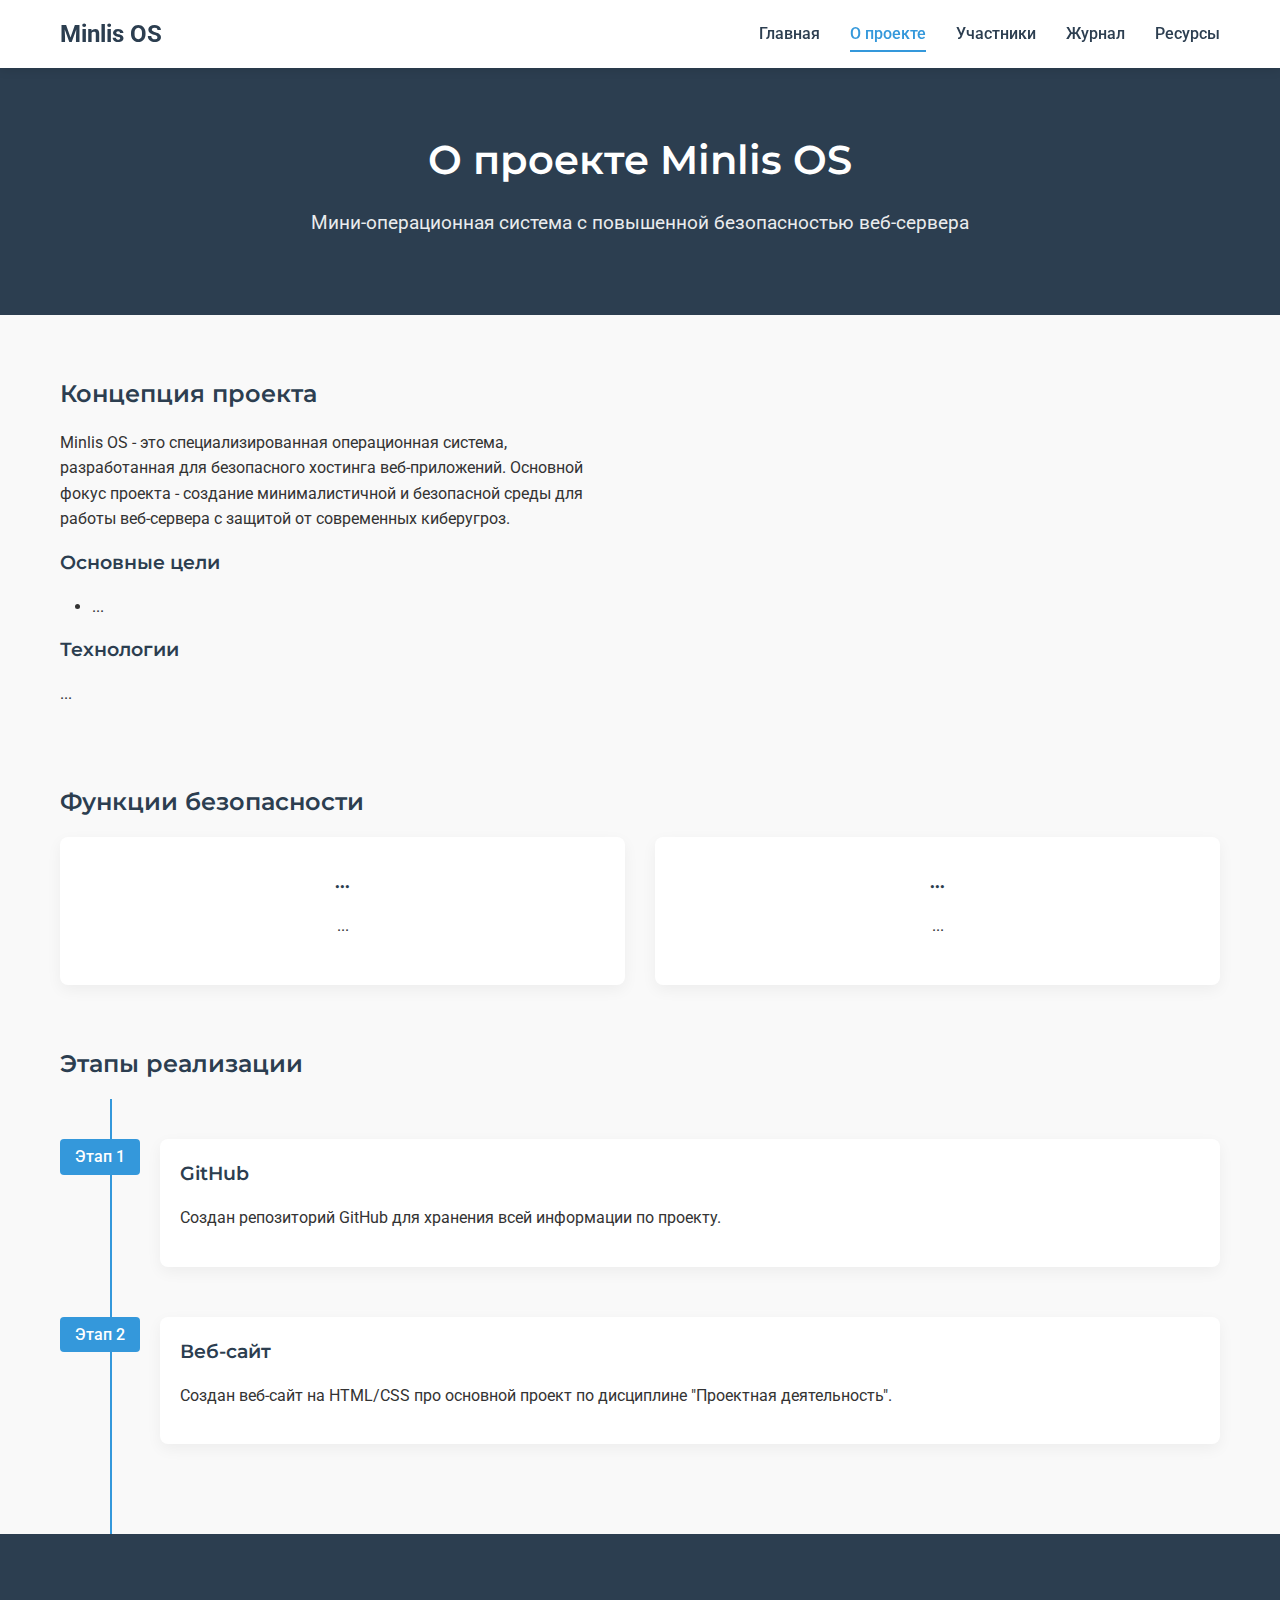
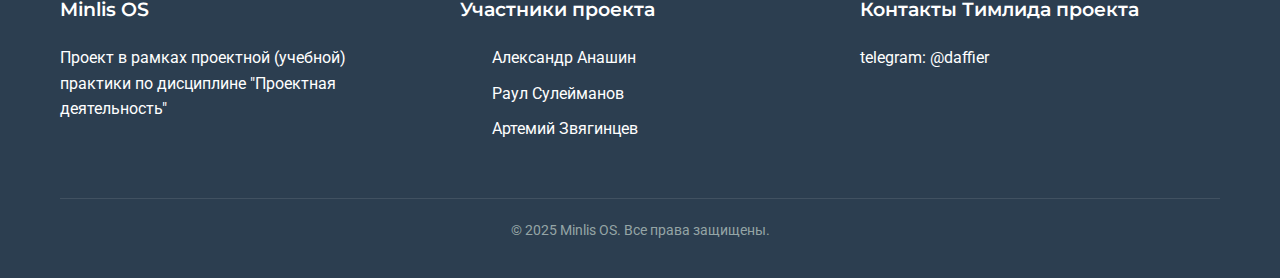
<file: about.html>
<!DOCTYPE html>
<html lang="ru">
<head>
    <meta charset="UTF-8">
    <meta name="viewport" content="width=device-width, initial-scale=1.0">
    <title>Minlis OS - О проекте</title>
    <link rel="stylesheet" href="css/style.css">
    <link href="https://fonts.googleapis.com/css2?family=Montserrat:wght@400;600;700&family=Roboto:wght@300;400;500&display=swap" rel="stylesheet">
</head>
<body>
    <header class="header">
        <div class="container">
            <div class="header-inner">
                <div class="logo">Minlis OS</div>
                <nav class="nav">
                    <a class="nav-link" href="index.html">Главная</a>
                    <a class="nav-link active" href="about.html">О проекте</a>
                    <a class="nav-link" href="team.html">Участники</a>
                    <a class="nav-link" href="journal.html">Журнал</a>
                    <a class="nav-link" href="resources.html">Ресурсы</a>
                </nav>
            </div>
        </div>
    </header>

    <section class="page-header">
        <div class="container">
            <h1>О проекте Minlis OS</h1>
            <p>Мини-операционная система с повышенной безопасностью веб-сервера</p>
        </div>
    </section>

    <section class="about-content">
        <div class="container">
            <div class="about-grid">
                <div class="about-text">
                    <h2>Концепция проекта</h2>
                    <p>Minlis OS - это специализированная операционная система, разработанная для безопасного хостинга веб-приложений. Основной фокус проекта - создание минималистичной и безопасной среды для работы веб-сервера с защитой от современных киберугроз.</p>
                    
                    <h3>Основные цели</h3>
                    <ul>
                        <li>...</li>
                    </ul>
                    
                    <h3>Технологии</h3>
                    <p>...</p>
                </div>
                <!-- <div class="about-image">
                    <img src="images/photo.jpg" alt="Архитектура Minlis OS">
                    <div class="image-caption">Архитектура Minlis OS</div>
                </div> -->
            </div>
            
            <div class="security-features">
                <h2>Функции безопасности</h2>
                <div class="features-grid security">
                    <div class="feature-item">
                        <h3>...</h3>
                        <p>...</p>
                    </div>
                    <div class="feature-item">
                        <h3>...</h3>
                        <p>...</p>
                    </div>
                </div>
            </div>
            
            <div class="project-stages">
                <h2>Этапы реализации</h2>
                <div class="timeline">
                    <div class="timeline-item">
                        <div class="timeline-date">Этап 1</div>
                        <div class="timeline-content">
                            <h3>GitHub</h3>
                            <p>Создан репозиторий GitHub для хранения всей информации по проекту.</p>
                        </div>
                    </div>
                    <div class="timeline-item">
                        <div class="timeline-date">Этап 2</div>
                        <div class="timeline-content">
                            <h3>Веб-сайт</h3>
                            <p>Создан веб-сайт на HTML/CSS про основной проект по дисциплине "Проектная деятельность".</p>
                        </div>
                    </div>
                </div>
            </div>
        </div>
    </section>

    <footer class="footer">
        <div class="container">
            <div class="footer-inner">
                <div class="footer-col">
                    <h4>Minlis OS</h4>
                    <p>Проект в рамках проектной (учебной) практики по дисциплине "Проектная деятельность"</p>
                </div>
                <div class="footer-col">
                    <h4>Участники проекта</h4>
                    <ul>
                        <li>Александр Анашин</li>
                        <li>Раул Сулейманов</li>
                        <li>Артемий Звягинцев</li>
                    </ul>
                </div>
                <div class="footer-col">
                    <h4>Контакты Тимлида проекта</h4>
                    <p>telegram: @daffier</p>
                </div>
            </div>
            <div class="footer-bottom">
                <p>&copy; 2025 Minlis OS. Все права защищены.</p>
            </div>
        </div>
    </footer>
</body>
</html>
</file>
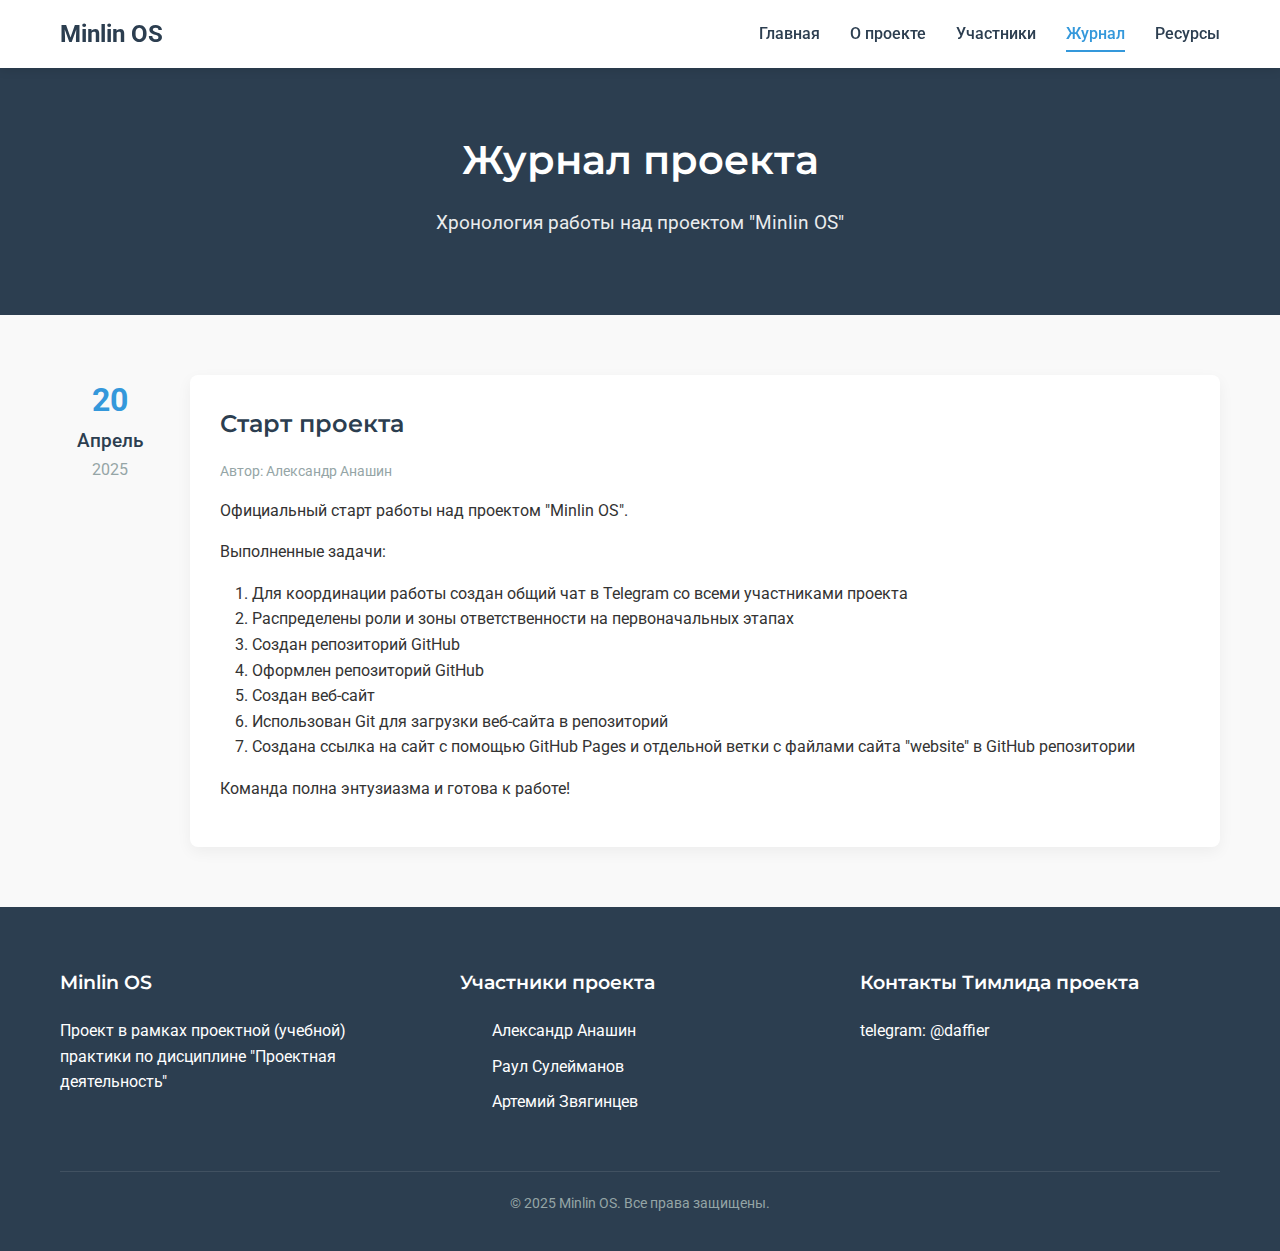
<file: journal.html>
<!DOCTYPE html>
<html lang="ru">
<head>
    <meta charset="UTF-8">
    <meta name="viewport" content="width=device-width, initial-scale=1.0">
    <title>Minlin OS - Журнал</title>
    <link rel="stylesheet" href="css/style.css">
    <link href="https://fonts.googleapis.com/css2?family=Montserrat:wght@400;600;700&family=Roboto:wght@300;400;500&display=swap" rel="stylesheet">
</head>
<body>
    <header class="header">
        <div class="container">
            <div class="header-inner">
                <div class="logo">Minlin OS</div>
                <nav class="nav">
                    <a class="nav-link" href="index.html">Главная</a>
                    <a class="nav-link" href="about.html">О проекте</a>
                    <a class="nav-link" href="team.html">Участники</a>
                    <a class="nav-link active" href="journal.html">Журнал</a>
                    <a class="nav-link" href="resources.html">Ресурсы</a>
                </nav>
            </div>
        </div>
    </header>

    <section class="page-header">
        <div class="container">
            <h1>Журнал проекта</h1>
            <p>Хронология работы над проектом "Minlin OS"</p>
        </div>
    </section>

    <section class="journal-section">
        <div class="container">
            <div class="journal-timeline">
                <article class="journal-entry" id="post3">
                    <div class="entry-date">
                        <div class="date-day">20</div>
                        <div class="date-month">Апрель</div>
                        <div class="date-year">2025</div>
                    </div>
                    <div class="entry-content">
                        <h2>Старт проекта</h2>
                        <div class="entry-meta">
                            <span class="meta-author">Автор: Александр Анашин</span>
                        </div>
                        <p>Официальный старт работы над проектом "Minlin OS".</p>
                        <p>Выполненные задачи:</p>
                        <ol>
                            <li>Для координации работы создан общий чат в Telegram со всеми участниками проекта</li>
                            <li>Распределены роли и зоны ответственности на первоначальных этапах</li>
                            <li>Создан репозиторий GitHub</li>
                            <li>Оформлен репозиторий GitHub</li>
                            <li>Создан веб-сайт</li>
                            <li>Использован Git для загрузки веб-сайта в репозиторий</li>
                            <li>Создана ссылка на сайт с помощью GitHub Pages и отдельной ветки с файлами сайта "website" в GitHub репозитории</li>
                        </ol>
                        <p>Команда полна энтузиазма и готова к работе!</p>

                        <!-- <div class="entry-image">
                            <img src="images/photo.jpg" alt="Описание фотографии">
                            <div class="image-caption">Описание фотографии</div>
                        </div> -->
                    </div>
                </article>
            </div>
        </div>
    </section>

    <footer class="footer">
        <div class="container">
            <div class="footer-inner">
                <div class="footer-col">
                    <h4>Minlin OS</h4>
                    <p>Проект в рамках проектной (учебной) практики по дисциплине "Проектная деятельность"</p>
                </div>
                <div class="footer-col">
                    <h4>Участники проекта</h4>
                    <ul>
                        <li>Александр Анашин</li>
                        <li>Раул Сулейманов</li>
                        <li>Артемий Звягинцев</li>
                    </ul>
                </div>
                <div class="footer-col">
                    <h4>Контакты Тимлида проекта</h4>
                    <p>telegram: @daffier</p>
                </div>
            </div>
            <div class="footer-bottom">
                <p>&copy; 2025 Minlin OS. Все права защищены.</p>
            </div>
        </div>
    </footer>
</body>
</html>
</file>
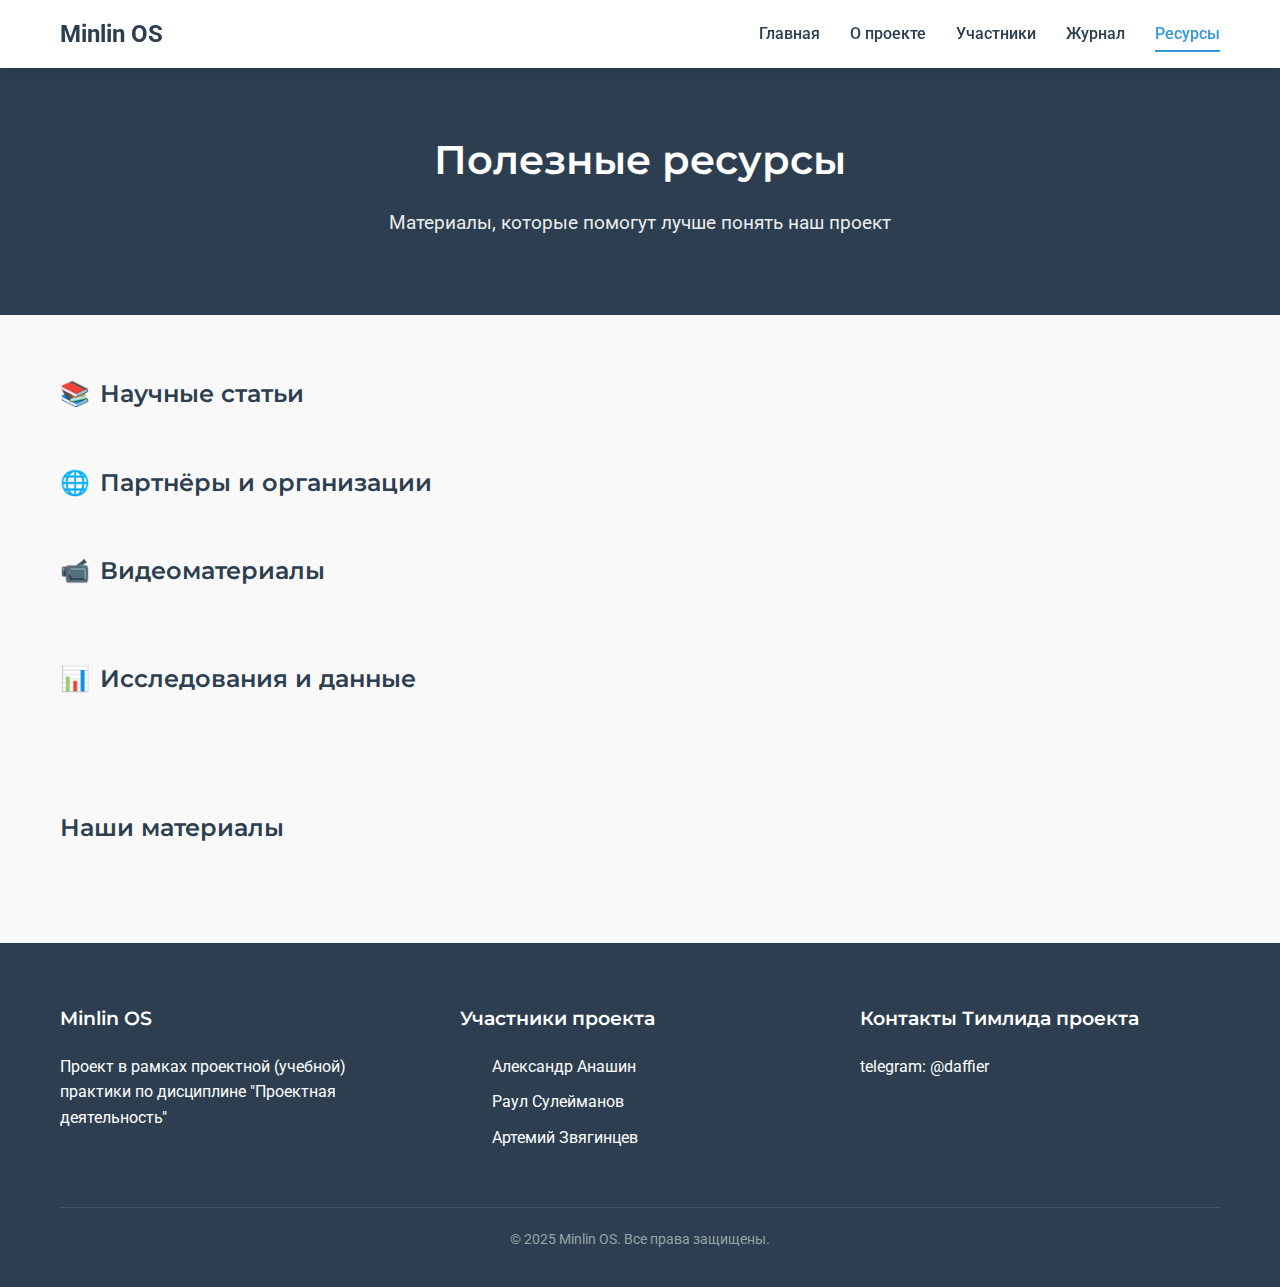
<file: resources.html>
<!DOCTYPE html>
<html lang="ru">
<head>
    <meta charset="UTF-8">
    <meta name="viewport" content="width=device-width, initial-scale=1.0">
    <title>Minlin OS - Ресурсы</title>
    <link rel="stylesheet" href="css/style.css">
    <link rel="icon" href="images/favicon.ico" type="image/x-icon">
    <link href="https://fonts.googleapis.com/css2?family=Montserrat:wght@400;600;700&family=Roboto:wght@300;400;500&display=swap" rel="stylesheet">
</head>
<body>
    <header class="header">
        <div class="container">
            <div class="header-inner">
                <div class="logo">Minlin OS</div>
                <nav class="nav">
                    <a class="nav-link" href="index.html">Главная</a>
                    <a class="nav-link" href="about.html">О проекте</a>
                    <a class="nav-link" href="team.html">Участники</a>
                    <a class="nav-link" href="journal.html">Журнал</a>
                    <a class="nav-link active" href="resources.html">Ресурсы</a>
                </nav>
            </div>
        </div>
    </header>

    <section class="page-header">
        <div class="container">
            <h1>Полезные ресурсы</h1>
            <p>Материалы, которые помогут лучше понять наш проект</p>
        </div>
    </section>

    <section class="resources-section">
        <div class="container">
            <div class="resources-categories">
                <div class="category">
                    <h2><span class="icon">📚</span> Научные статьи</h2>
                    <ul class="resources-list">
                        <!-- <li>
                            <a href="https://example.com" target="_blank">"Текст"</a>
                            <p>Текст.</p>
                        </li>
                        <li>
                            <a href="https://example.com" target="_blank">"Текст"</a>
                            <p>Текст.</p>
                        </li> -->
                    </ul>
                </div>
                
                <div class="category">
                    <h2><span class="icon">🌐</span> Партнёры и организации</h2>
                    <ul class="resources-list">
                        <!-- <li>
                            <a href="https://example.com" target="_blank">"Текст"</a>
                            <p>Текст.</p>
                        </li>
                        <li>
                            <a href="https://example.com" target="_blank">"Текст"</a>
                            <p>Текст.</p>
                        </li> -->
                    </ul>
                </div>
                
                <div class="category">
                    <h2><span class="icon">📹</span> Видеоматериалы</h2>
                    <div class="video-resources">
                        <!-- <div class="video-item">
                            <iframe width="560" height="315" src="https://youtube.com" frameborder="0" allow="accelerometer; autoplay; clipboard-write; encrypted-media; gyroscope; picture-in-picture" allowfullscreen></iframe>
                            <p>Текст</p>
                        </div>
                        <div class="video-item">
                            <iframe width="560" height="315" src="https://youtube.com" frameborder="0" allow="accelerometer; autoplay; clipboard-write; encrypted-media; gyroscope; picture-in-picture" allowfullscreen></iframe>
                            <p>Текст</p>
                        </div> -->
                    </div>
                </div>
                
                <div class="category">
                    <h2><span class="icon">📊</span> Исследования и данные</h2>
                    <ul class="resources-list">
                        <!-- <li>
                            <a href="https://example.com" target="_blank">"Текст"</a>
                            <p>Текст.</p>
                        </li>
                        <li>
                            <a href="https://example.com" target="_blank">"Текст"</a>
                            <p>Текст.</p>
                        </li> -->
                    </ul>
                </div>
            </div>
        </div>
    </section>

    <section class="additional-materials">
        <div class="container">
            <h2>Наши материалы</h2>
            <div class="materials-grid">
                <!-- <div class="material-card">
                    <div class="card-icon">📄</div>
                    <h3>Техническое задание</h3>
                    <p>Полное описание требований к системе</p>
                    <a href="#" class="btn btn-small">Скачать PDF</a>
                </div>
                <div class="material-card">
                    <div class="card-icon">📊</div>
                    <h3>Презентация проекта</h3>
                    <p>Слайды с описанием концепции</p>
                    <a href="#" class="btn btn-small">Скачать PPTX</a>
                </div>
                <div class="material-card">
                    <div class="card-icon">📋</div>
                    <h3>Отчёт о проделанной работе</h3>
                    <p>Итоги первого этапа проекта</p>
                    <a href="#" class="btn btn-small">Скачать DOCX</a>
                </div> -->
            </div>
        </div>
    </section>

    <footer class="footer">
        <div class="container">
            <div class="footer-inner">
                <div class="footer-col">
                    <h4>Minlin OS</h4>
                    <p>Проект в рамках проектной (учебной) практики по дисциплине "Проектная деятельность"</p>
                </div>
                <div class="footer-col">
                    <h4>Участники проекта</h4>
                    <ul>
                        <li>Александр Анашин</li>
                        <li>Раул Сулейманов</li>
                        <li>Артемий Звягинцев</li>
                    </ul>
                </div>
                <div class="footer-col">
                    <h4>Контакты Тимлида проекта</h4>
                    <p>telegram: @daffier</p>
                </div>
            </div>
            <div class="footer-bottom">
                <p>&copy; 2025 Minlin OS. Все права защищены.</p>
            </div>
        </div>
    </footer>
</body>
</html>
</file>
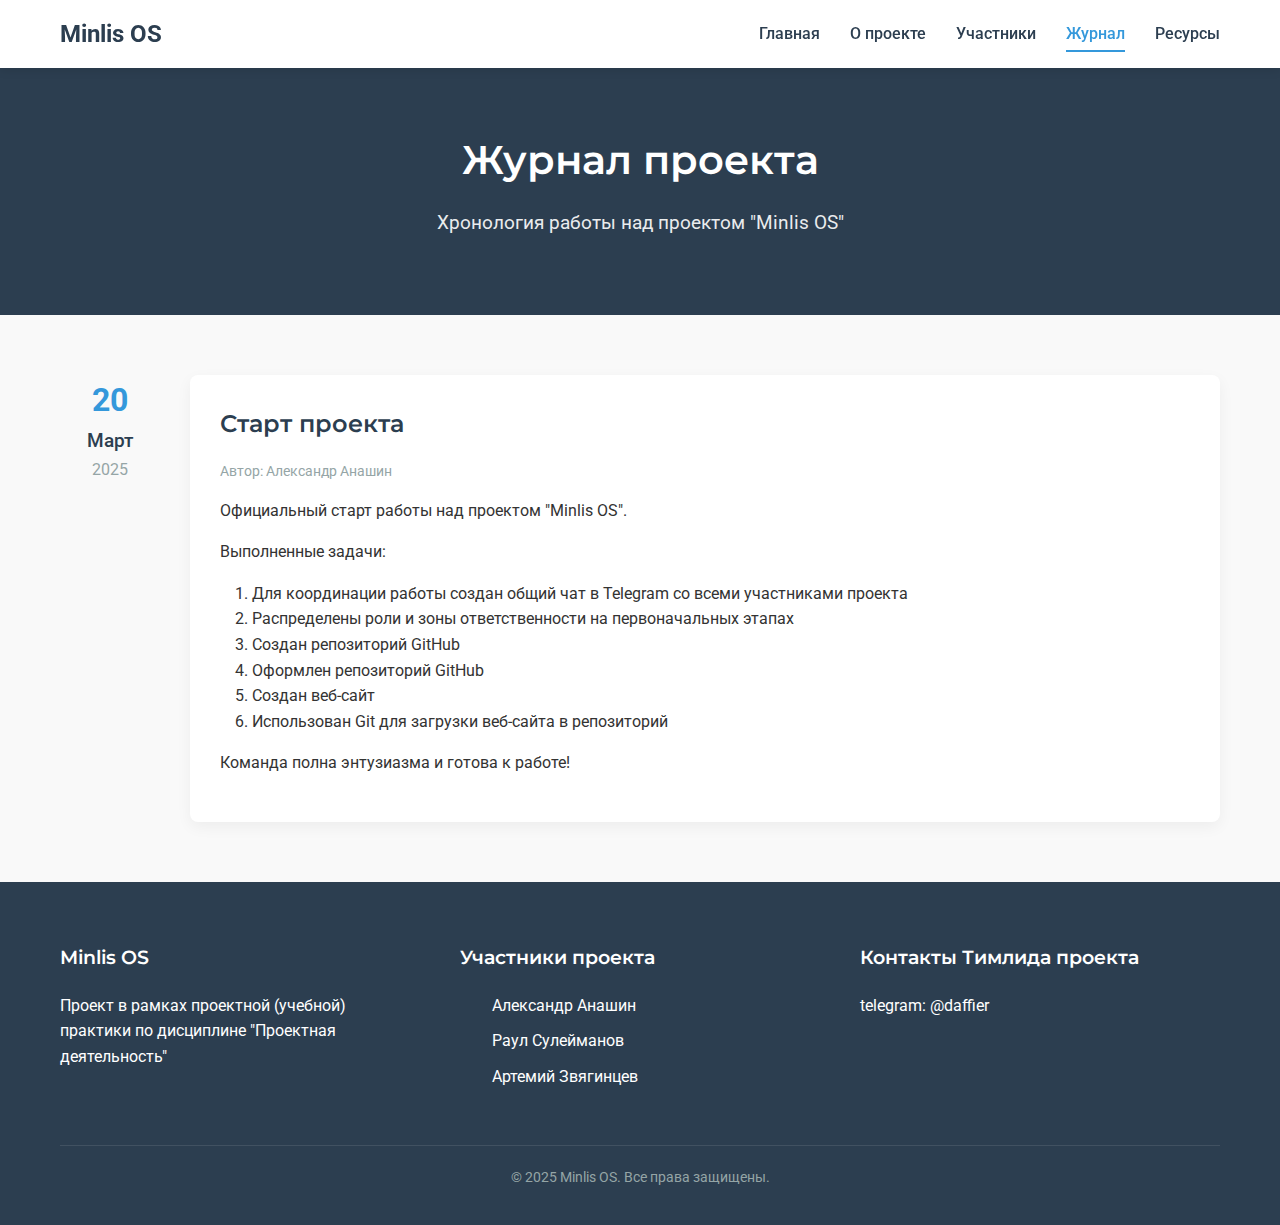
<file: site/journal.html>
<!DOCTYPE html>
<html lang="ru">
<head>
    <meta charset="UTF-8">
    <meta name="viewport" content="width=device-width, initial-scale=1.0">
    <title>Minlis OS - Журнал</title>
    <link rel="stylesheet" href="css/style.css">
    <link href="https://fonts.googleapis.com/css2?family=Montserrat:wght@400;600;700&family=Roboto:wght@300;400;500&display=swap" rel="stylesheet">
</head>
<body>
    <header class="header">
        <div class="container">
            <div class="header-inner">
                <div class="logo">Minlis OS</div>
                <nav class="nav">
                    <a class="nav-link" href="index.html">Главная</a>
                    <a class="nav-link" href="about.html">О проекте</a>
                    <a class="nav-link" href="team.html">Участники</a>
                    <a class="nav-link active" href="journal.html">Журнал</a>
                    <a class="nav-link" href="resources.html">Ресурсы</a>
                </nav>
            </div>
        </div>
    </header>

    <section class="page-header">
        <div class="container">
            <h1>Журнал проекта</h1>
            <p>Хронология работы над проектом "Minlis OS"</p>
        </div>
    </section>

    <section class="journal-section">
        <div class="container">
            <div class="journal-timeline">
                <article class="journal-entry" id="post3">
                    <div class="entry-date">
                        <div class="date-day">20</div>
                        <div class="date-month">Март</div>
                        <div class="date-year">2025</div>
                    </div>
                    <div class="entry-content">
                        <h2>Старт проекта</h2>
                        <div class="entry-meta">
                            <span class="meta-author">Автор: Александр Анашин</span>
                        </div>
                        <p>Официальный старт работы над проектом "Minlis OS".</p>
                        <p>Выполненные задачи:</p>
                        <ol>
                            <li>Для координации работы создан общий чат в Telegram со всеми участниками проекта</li>
                            <li>Распределены роли и зоны ответственности на первоначальных этапах</li>
                            <li>Создан репозиторий GitHub</li>
                            <li>Оформлен репозиторий GitHub</li>
                            <li>Создан веб-сайт</li>
                            <li>Использован Git для загрузки веб-сайта в репозиторий</li>
                        </ol>
                        <p>Команда полна энтузиазма и готова к работе!</p>

                        <!-- <div class="entry-image">
                            <img src="images/photo.jpg" alt="Описание фотографии">
                            <div class="image-caption">Описание фотографии</div>
                        </div> -->
                    </div>
                </article>
            </div>
        </div>
    </section>

    <footer class="footer">
        <div class="container">
            <div class="footer-inner">
                <div class="footer-col">
                    <h4>Minlis OS</h4>
                    <p>Проект в рамках проектной (учебной) практики по дисциплине "Проектная деятельность"</p>
                </div>
                <div class="footer-col">
                    <h4>Участники проекта</h4>
                    <ul>
                        <li>Александр Анашин</li>
                        <li>Раул Сулейманов</li>
                        <li>Артемий Звягинцев</li>
                    </ul>
                </div>
                <div class="footer-col">
                    <h4>Контакты Тимлида проекта</h4>
                    <p>telegram: @daffier</p>
                </div>
            </div>
            <div class="footer-bottom">
                <p>&copy; 2025 Minlis OS. Все права защищены.</p>
            </div>
        </div>
    </footer>
</body>
</html>
</file>
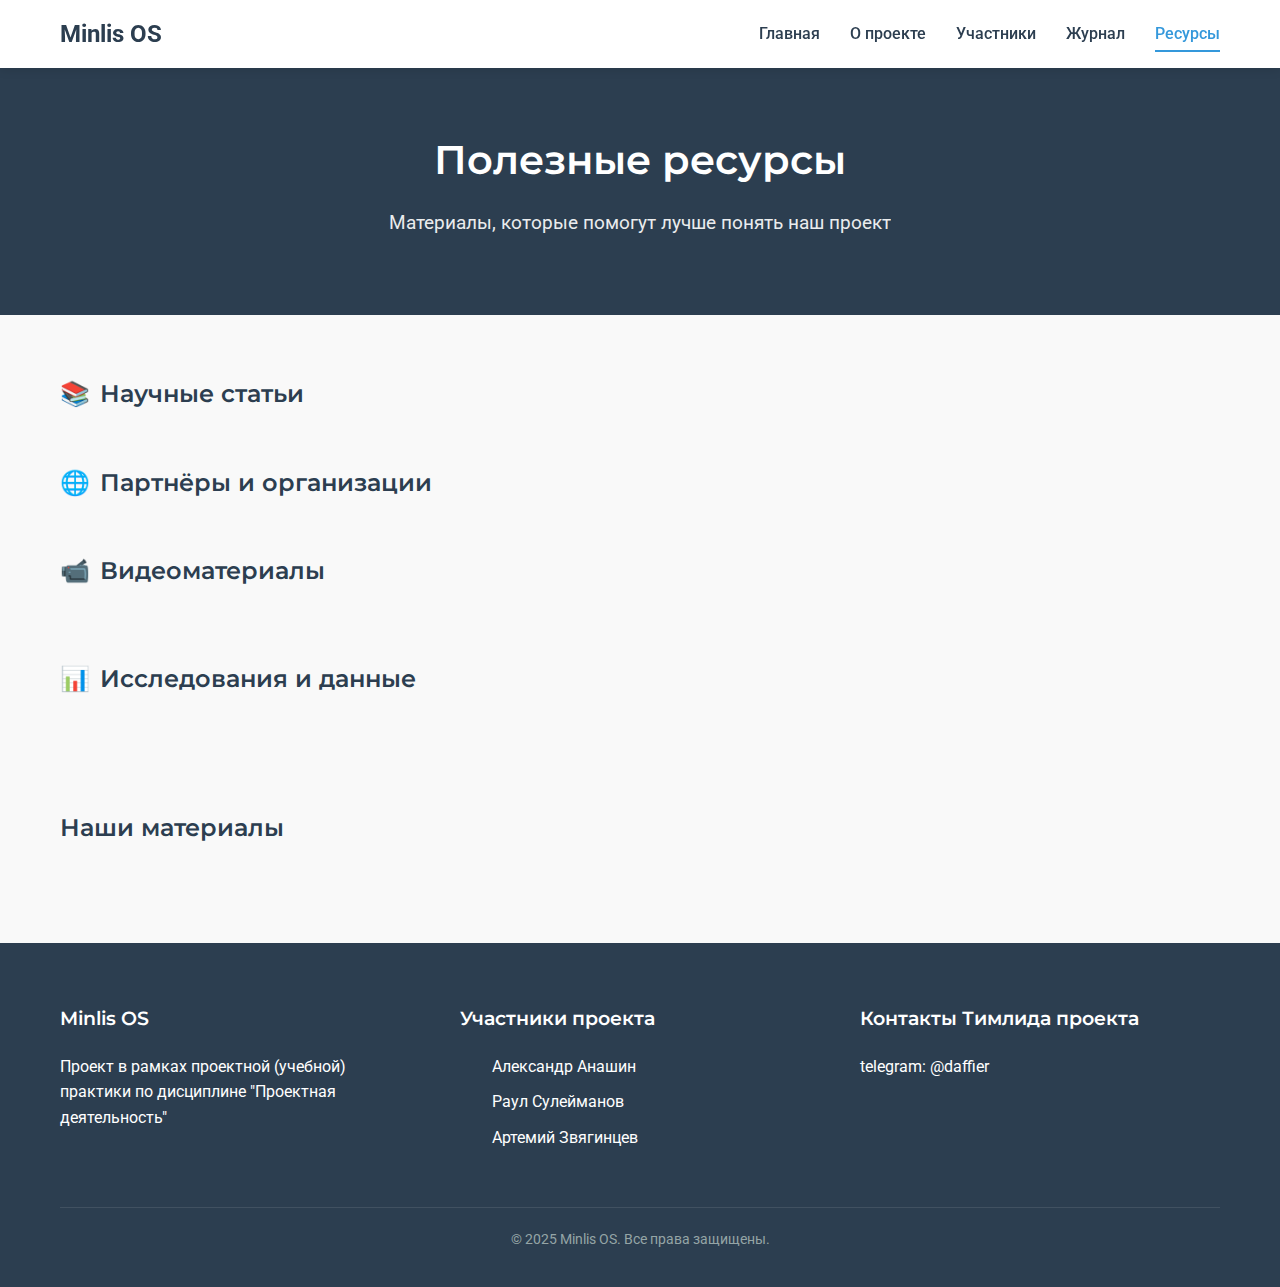
<file: site/resources.html>
<!DOCTYPE html>
<html lang="ru">
<head>
    <meta charset="UTF-8">
    <meta name="viewport" content="width=device-width, initial-scale=1.0">
    <title>Minlis OS - Ресурсы</title>
    <link rel="stylesheet" href="css/style.css">
    <link href="https://fonts.googleapis.com/css2?family=Montserrat:wght@400;600;700&family=Roboto:wght@300;400;500&display=swap" rel="stylesheet">
</head>
<body>
    <header class="header">
        <div class="container">
            <div class="header-inner">
                <div class="logo">Minlis OS</div>
                <nav class="nav">
                    <a class="nav-link" href="index.html">Главная</a>
                    <a class="nav-link" href="about.html">О проекте</a>
                    <a class="nav-link" href="team.html">Участники</a>
                    <a class="nav-link" href="journal.html">Журнал</a>
                    <a class="nav-link active" href="resources.html">Ресурсы</a>
                </nav>
            </div>
        </div>
    </header>

    <section class="page-header">
        <div class="container">
            <h1>Полезные ресурсы</h1>
            <p>Материалы, которые помогут лучше понять наш проект</p>
        </div>
    </section>

    <section class="resources-section">
        <div class="container">
            <div class="resources-categories">
                <div class="category">
                    <h2><span class="icon">📚</span> Научные статьи</h2>
                    <ul class="resources-list">
                        <!-- <li>
                            <a href="https://example.com" target="_blank">"Текст"</a>
                            <p>Текст.</p>
                        </li>
                        <li>
                            <a href="https://example.com" target="_blank">"Текст"</a>
                            <p>Текст.</p>
                        </li> -->
                    </ul>
                </div>
                
                <div class="category">
                    <h2><span class="icon">🌐</span> Партнёры и организации</h2>
                    <ul class="resources-list">
                        <!-- <li>
                            <a href="https://example.com" target="_blank">"Текст"</a>
                            <p>Текст.</p>
                        </li>
                        <li>
                            <a href="https://example.com" target="_blank">"Текст"</a>
                            <p>Текст.</p>
                        </li> -->
                    </ul>
                </div>
                
                <div class="category">
                    <h2><span class="icon">📹</span> Видеоматериалы</h2>
                    <div class="video-resources">
                        <!-- <div class="video-item">
                            <iframe width="560" height="315" src="https://youtube.com" frameborder="0" allow="accelerometer; autoplay; clipboard-write; encrypted-media; gyroscope; picture-in-picture" allowfullscreen></iframe>
                            <p>Текст</p>
                        </div>
                        <div class="video-item">
                            <iframe width="560" height="315" src="https://youtube.com" frameborder="0" allow="accelerometer; autoplay; clipboard-write; encrypted-media; gyroscope; picture-in-picture" allowfullscreen></iframe>
                            <p>Текст</p>
                        </div> -->
                    </div>
                </div>
                
                <div class="category">
                    <h2><span class="icon">📊</span> Исследования и данные</h2>
                    <ul class="resources-list">
                        <!-- <li>
                            <a href="https://example.com" target="_blank">"Текст"</a>
                            <p>Текст.</p>
                        </li>
                        <li>
                            <a href="https://example.com" target="_blank">"Текст"</a>
                            <p>Текст.</p>
                        </li> -->
                    </ul>
                </div>
            </div>
        </div>
    </section>

    <section class="additional-materials">
        <div class="container">
            <h2>Наши материалы</h2>
            <div class="materials-grid">
                <!-- <div class="material-card">
                    <div class="card-icon">📄</div>
                    <h3>Техническое задание</h3>
                    <p>Полное описание требований к системе</p>
                    <a href="#" class="btn btn-small">Скачать PDF</a>
                </div>
                <div class="material-card">
                    <div class="card-icon">📊</div>
                    <h3>Презентация проекта</h3>
                    <p>Слайды с описанием концепции</p>
                    <a href="#" class="btn btn-small">Скачать PPTX</a>
                </div>
                <div class="material-card">
                    <div class="card-icon">📋</div>
                    <h3>Отчёт о проделанной работе</h3>
                    <p>Итоги первого этапа проекта</p>
                    <a href="#" class="btn btn-small">Скачать DOCX</a>
                </div> -->
            </div>
        </div>
    </section>

    <footer class="footer">
        <div class="container">
            <div class="footer-inner">
                <div class="footer-col">
                    <h4>Minlis OS</h4>
                    <p>Проект в рамках проектной (учебной) практики по дисциплине "Проектная деятельность"</p>
                </div>
                <div class="footer-col">
                    <h4>Участники проекта</h4>
                    <ul>
                        <li>Александр Анашин</li>
                        <li>Раул Сулейманов</li>
                        <li>Артемий Звягинцев</li>
                    </ul>
                </div>
                <div class="footer-col">
                    <h4>Контакты Тимлида проекта</h4>
                    <p>telegram: @daffier</p>
                </div>
            </div>
            <div class="footer-bottom">
                <p>&copy; 2025 Minlis OS. Все права защищены.</p>
            </div>
        </div>
    </footer>
</body>
</html>
</file>
<file: css/style.css>
/* Base styles */

:root {
    --primary-color: #3498db;
    --secondary-color: #2ecc71;
    --dark-color: #2c3e50;
    --light-color: #ecf0f1;
    --gray-color: #95a5a6;
    --danger-color: #e74c3c;
    --warning-color: #f39c12;
}

* {
    margin: 0;
    padding: 0;
    box-sizing: border-box;
}

body {
    font-family: 'Roboto', sans-serif;
    line-height: 1.6;
    color: #333;
    background-color: #f9f9f9;
}

h1, h2, h3, h4, h5, h6 {
    font-family: 'Montserrat', sans-serif;
    font-weight: 600;
    margin-bottom: 1rem;
    color: var(--dark-color);
}

a {
    text-decoration: none;
    color: var(--primary-color);
    transition: all 0.3s ease;
}

a:hover {
    color: #2980b9;
}

p {
    margin-bottom: 1rem;
}

ul, ol {
    margin-bottom: 1rem;
    padding-left: 2rem;
}

img {
    max-width: 100%;
    height: auto;
}

.container {
    width: 100%;
    max-width: 1200px;
    margin: 0 auto;
    padding: 0 20px;
}

.text-center {
    text-align: center;
}



/* Buttons */

.btn {
    display: inline-block;
    padding: 10px 20px;
    background-color: var(--primary-color);
    color: white;
    border-radius: 4px;
    font-weight: 500;
    transition: all 0.3s ease;
    border: none;
    cursor: pointer;
}

.btn:hover {
    background-color: #2980b9;
    color: white;
    transform: translateY(-2px);
}

.btn-outline {
    background-color: transparent;
    border: 2px solid var(--primary-color);
    color: var(--primary-color);
}

.btn-outline:hover {
    background-color: var(--primary-color);
    color: white;
}

.btn-small {
    padding: 6px 12px;
    font-size: 0.9rem;
}



/* Header */

.header {
    background-color: white;
    box-shadow: 0 2px 10px rgba(0, 0, 0, 0.1);
    position: sticky;
    top: 0;
    z-index: 100;
}

.header-inner {
    display: flex;
    justify-content: space-between;
    align-items: center;
    padding: 15px 0;
}

.logo {
    font-size: 1.5rem;
    font-weight: 700;
    color: var(--dark-color);
}

.nav {
    display: flex;
}

.nav-link {
    margin-left: 30px;
    font-weight: 500;
    color: var(--dark-color);
    position: relative;
}

.nav-link.active {
    color: var(--primary-color);
}

.nav-link.active:after {
    content: '';
    position: absolute;
    bottom: -5px;
    left: 0;
    width: 100%;
    height: 2px;
    background-color: var(--primary-color);
}



/* Intro section */

.intro {
    background: linear-gradient(135deg, var(--primary-color), var(--secondary-color));
    color: white;
    padding: 80px 0;
    text-align: center;
}

.intro-title {
    font-size: 2.5rem;
    margin-bottom: 20px;
    color: white;
}

.intro-subtitle {
    font-size: 1.2rem;
    margin-bottom: 30px;
    max-width: 700px;
    margin-left: auto;
    margin-right: auto;
}



/* Features */

.features {
    padding: 60px 0;
}

.section-title {
    text-align: center;
    margin-bottom: 50px;
    font-size: 2rem;
    position: relative;
}

.section-title:after {
    content: '';
    display: block;
    width: 80px;
    height: 4px;
    background-color: var(--primary-color);
    margin: 15px auto 0;
}

.features-grid {
    display: grid;
    grid-template-columns: repeat(auto-fit, minmax(300px, 1fr));
    gap: 30px;
}

.feature-item {
    background-color: white;
    padding: 30px;
    border-radius: 8px;
    box-shadow: 0 5px 15px rgba(0, 0, 0, 0.05);
    text-align: center;
    transition: transform 0.3s ease;
}

.feature-item:hover {
    transform: translateY(-10px);
}

.feature-icon {
    font-size: 3rem;
    margin-bottom: 20px;
}



/* News preview */

.news-preview {
    padding: 60px 0;
    background-color: #f1f5f9;
}

.news-grid {
    display: grid;
    grid-template-columns: repeat(auto-fit, minmax(300px, 1fr));
    gap: 30px;
    margin-bottom: 30px;
}

.news-item {
    background-color: white;
    padding: 25px;
    border-radius: 8px;
    box-shadow: 0 5px 15px rgba(0, 0, 0, 0.05);
}

.news-date {
    color: var(--gray-color);
    font-size: 0.9rem;
    margin-bottom: 10px;
}

.read-more {
    display: inline-block;
    margin-top: 15px;
    font-weight: 500;
}



/* Page header */

.page-header {
    padding: 60px 0;
    text-align: center;
    background-color: var(--dark-color);
    color: white;
}

.page-header h1 {
    color: white;
    font-size: 2.5rem;
}

.page-header p {
    font-size: 1.2rem;
    opacity: 0.9;
}



/* About page */

.about-grid {
    display: grid;
    grid-template-columns: 1fr 1fr;
    gap: 50px;
    padding: 60px 0;
}

@media (max-width: 768px) {
    .about-grid {
        grid-template-columns: 1fr;
    }
}

.about-image img {
    border-radius: 8px;
    box-shadow: 0 10px 30px rgba(0, 0, 0, 0.1);
}

.image-caption {
    margin-top: 10px;
    font-style: italic;
    color: var(--gray-color);
    text-align: center;
}



/* Timeline */

.project-stages {
    margin-top: 60px;
}

.timeline {
    position: relative;
    padding: 40px 0;
}

.timeline:before {
    content: '';
    position: absolute;
    top: 0;
    left: 50px;
    height: 100%;
    width: 2px;
    background-color: var(--primary-color);
}

.timeline-item {
    position: relative;
    padding-left: 100px;
    margin-bottom: 50px;
}

.timeline-date {
    position: absolute;
    left: 0;
    top: 0;
    width: 80px;
    padding: 5px;
    text-align: center;
    background-color: var(--primary-color);
    color: white;
    border-radius: 4px;
    font-weight: 500;
}

.timeline-content {
    background-color: white;
    padding: 20px;
    border-radius: 8px;
    box-shadow: 0 5px 15px rgba(0, 0, 0, 0.05);
}



/* Team page */

.team-grid {
    display: grid;
    grid-template-columns: repeat(auto-fit, minmax(300px, 1fr));
    gap: 30px;
    padding: 60px 0;
}

.team-member {
    background-color: white;
    border-radius: 8px;
    overflow: hidden;
    box-shadow: 0 5px 15px rgba(0, 0, 0, 0.05);
    display: flex;
    flex-direction: column;
}

.member-photo {
    height: 350px;
    overflow: hidden;
}

.member-photo img {
    width: 100%;
    height: 100%;
    object-fit: cover;
    transition: transform 0.5s ease;
}

.team-member:hover .member-photo img {
    transform: scale(1.1);
}

.member-info {
    padding: 20px;
    flex-grow: 1;
}

.member-role {
    color: var(--primary-color);
    font-weight: 500;
    margin-bottom: 15px;
}

.member-bio {
    margin-bottom: 15px;
}

.member-contribution {
    background-color: #f8f9fa;
    padding: 15px;
    border-radius: 6px;
    margin-top: 15px;
}

.member-contribution h4 {
    font-size: 1rem;
    margin-bottom: 10px;
}

.member-contribution ul {
    padding-left: 20px;
    font-size: 0.9rem;
}



/* Stats */

.stats-grid {
    display: grid;
    grid-template-columns: repeat(auto-fit, minmax(150px, 1fr));
    gap: 30px;
    padding: 40px 0;
}

.stat-item {
    text-align: center;
}

.stat-number {
    font-size: 3rem;
    font-weight: 700;
    color: var(--primary-color);
    margin-bottom: 10px;
}

.stat-label {
    font-size: 1.1rem;
    color: var(--dark-color);
}



/* Journal page */

.journal-entry {
    display: grid;
    grid-template-columns: 100px 1fr;
    gap: 30px;
    margin-top: 60px;
    margin-bottom: 60px;
    position: relative;
}

.entry-date {
    text-align: center;
}

.date-day {
    font-size: 2rem;
    font-weight: 700;
    color: var(--primary-color);
}

.date-month {
    font-size: 1.2rem;
    font-weight: 500;
    color: var(--dark-color);
}

.date-year {
    font-size: 1rem;
    color: var(--gray-color);
}

.entry-content {
    background-color: white;
    padding: 30px;
    border-radius: 8px;
    box-shadow: 0 5px 15px rgba(0, 0, 0, 0.05);
}

.entry-meta {
    display: flex;
    gap: 20px;
    margin-bottom: 15px;
    font-size: 0.9rem;
    color: var(--gray-color);
}

.entry-gallery {
    display: grid;
    grid-template-columns: repeat(auto-fit, minmax(200px, 1fr));
    gap: 15px;
    margin: 20px 0;
}

.entry-gallery img {
    border-radius: 6px;
}

.entry-video {
    margin: 20px 0;
    position: relative;
    padding-bottom: 56.25%; /* 16:9 */
    height: 0;
    overflow: hidden;
}

.entry-video iframe {
    position: absolute;
    top: 0;
    left: 0;
    width: 100%;
    height: 100%;
    border-radius: 6px;
}



/* Resources page */

.resources-categories {
    padding: 60px 0;
}

.category {
    margin-bottom: 50px;
}

.category h2 {
    display: flex;
    align-items: center;
    gap: 10px;
    margin-bottom: 20px;
    font-size: 1.5rem;
}

.resources-list {
    list-style: none;
    padding-left: 0;
}

.resources-list li {
    margin-bottom: 20px;
    padding: 20px;
    background-color: white;
    border-radius: 8px;
    box-shadow: 0 5px 15px rgba(0, 0, 0, 0.05);
}

.resources-list a {
    font-weight: 500;
    font-size: 1.1rem;
    display: block;
    margin-bottom: 5px;
}

.video-resources {
    display: grid;
    grid-template-columns: repeat(auto-fit, minmax(300px, 1fr));
    gap: 30px;
}

.video-item {
    background-color: white;
    padding: 20px;
    border-radius: 8px;
    box-shadow: 0 5px 15px rgba(0, 0, 0, 0.05);
}

.materials-grid {
    display: grid;
    grid-template-columns: repeat(auto-fit, minmax(250px, 1fr));
    gap: 30px;
    padding: 40px 0;
}

.material-card {
    background-color: white;
    padding: 30px;
    border-radius: 8px;
    box-shadow: 0 5px 15px rgba(0, 0, 0, 0.05);
    text-align: center;
}

.card-icon {
    font-size: 3rem;
    margin-bottom: 15px;
}



/* Footer */

.footer {
    background-color: var(--dark-color);
    color: white;
    padding: 60px 0 0;
}

.footer a {
    color: var(--light-color);
}

.footer-inner {
    display: grid;
    grid-template-columns: repeat(auto-fit, minmax(250px, 1fr));
    gap: 40px;
    margin-bottom: 40px;
}

.footer-col h4 {
    color: white;
    margin-bottom: 20px;
    font-size: 1.2rem;
}

.footer-col ul {
    list-style: none;
}

.footer-col li {
    margin-bottom: 10px;
}

.footer-bottom {
    padding: 20px 0;
    border-top: 1px solid rgba(255, 255, 255, 0.1);
    text-align: center;
    font-size: 0.9rem;
    color: var(--gray-color);
}



/* Responsive */

@media (max-width: 768px) {
    .header-inner {
        flex-direction: column;
    }
    
    .nav {
        margin-top: 20px;
    }
    
    .nav-link {
        margin: 0 10px;
    }
    
    .intro-title {
        font-size: 2rem;
    }
    
    .journal-entry {
        grid-template-columns: 1fr;
    }
    
    .entry-date {
        display: flex;
        align-items: center;
        gap: 15px;
    }
    
    .date-day, .date-month, .date-year {
        display: inline-block;
    }
    
    .date-day {
        font-size: 1.5rem;
    }
}
</file>
<file: site/css/style.css>
/* Base styles */

:root {
    --primary-color: #3498db;
    --secondary-color: #2ecc71;
    --dark-color: #2c3e50;
    --light-color: #ecf0f1;
    --gray-color: #95a5a6;
    --danger-color: #e74c3c;
    --warning-color: #f39c12;
}

* {
    margin: 0;
    padding: 0;
    box-sizing: border-box;
}

body {
    font-family: 'Roboto', sans-serif;
    line-height: 1.6;
    color: #333;
    background-color: #f9f9f9;
}

h1, h2, h3, h4, h5, h6 {
    font-family: 'Montserrat', sans-serif;
    font-weight: 600;
    margin-bottom: 1rem;
    color: var(--dark-color);
}

a {
    text-decoration: none;
    color: var(--primary-color);
    transition: all 0.3s ease;
}

a:hover {
    color: #2980b9;
}

p {
    margin-bottom: 1rem;
}

ul, ol {
    margin-bottom: 1rem;
    padding-left: 2rem;
}

img {
    max-width: 100%;
    height: auto;
}

.container {
    width: 100%;
    max-width: 1200px;
    margin: 0 auto;
    padding: 0 20px;
}

.text-center {
    text-align: center;
}



/* Buttons */

.btn {
    display: inline-block;
    padding: 10px 20px;
    background-color: var(--primary-color);
    color: white;
    border-radius: 4px;
    font-weight: 500;
    transition: all 0.3s ease;
    border: none;
    cursor: pointer;
}

.btn:hover {
    background-color: #2980b9;
    color: white;
    transform: translateY(-2px);
}

.btn-outline {
    background-color: transparent;
    border: 2px solid var(--primary-color);
    color: var(--primary-color);
}

.btn-outline:hover {
    background-color: var(--primary-color);
    color: white;
}

.btn-small {
    padding: 6px 12px;
    font-size: 0.9rem;
}



/* Header */

.header {
    background-color: white;
    box-shadow: 0 2px 10px rgba(0, 0, 0, 0.1);
    position: sticky;
    top: 0;
    z-index: 100;
}

.header-inner {
    display: flex;
    justify-content: space-between;
    align-items: center;
    padding: 15px 0;
}

.logo {
    font-size: 1.5rem;
    font-weight: 700;
    color: var(--dark-color);
}

.nav {
    display: flex;
}

.nav-link {
    margin-left: 30px;
    font-weight: 500;
    color: var(--dark-color);
    position: relative;
}

.nav-link.active {
    color: var(--primary-color);
}

.nav-link.active:after {
    content: '';
    position: absolute;
    bottom: -5px;
    left: 0;
    width: 100%;
    height: 2px;
    background-color: var(--primary-color);
}



/* Intro section */

.intro {
    background: linear-gradient(135deg, var(--primary-color), var(--secondary-color));
    color: white;
    padding: 80px 0;
    text-align: center;
}

.intro-title {
    font-size: 2.5rem;
    margin-bottom: 20px;
    color: white;
}

.intro-subtitle {
    font-size: 1.2rem;
    margin-bottom: 30px;
    max-width: 700px;
    margin-left: auto;
    margin-right: auto;
}



/* Features */

.features {
    padding: 60px 0;
}

.section-title {
    text-align: center;
    margin-bottom: 50px;
    font-size: 2rem;
    position: relative;
}

.section-title:after {
    content: '';
    display: block;
    width: 80px;
    height: 4px;
    background-color: var(--primary-color);
    margin: 15px auto 0;
}

.features-grid {
    display: grid;
    grid-template-columns: repeat(auto-fit, minmax(300px, 1fr));
    gap: 30px;
}

.feature-item {
    background-color: white;
    padding: 30px;
    border-radius: 8px;
    box-shadow: 0 5px 15px rgba(0, 0, 0, 0.05);
    text-align: center;
    transition: transform 0.3s ease;
}

.feature-item:hover {
    transform: translateY(-10px);
}

.feature-icon {
    font-size: 3rem;
    margin-bottom: 20px;
}



/* News preview */

.news-preview {
    padding: 60px 0;
    background-color: #f1f5f9;
}

.news-grid {
    display: grid;
    grid-template-columns: repeat(auto-fit, minmax(300px, 1fr));
    gap: 30px;
    margin-bottom: 30px;
}

.news-item {
    background-color: white;
    padding: 25px;
    border-radius: 8px;
    box-shadow: 0 5px 15px rgba(0, 0, 0, 0.05);
}

.news-date {
    color: var(--gray-color);
    font-size: 0.9rem;
    margin-bottom: 10px;
}

.read-more {
    display: inline-block;
    margin-top: 15px;
    font-weight: 500;
}



/* Page header */

.page-header {
    padding: 60px 0;
    text-align: center;
    background-color: var(--dark-color);
    color: white;
}

.page-header h1 {
    color: white;
    font-size: 2.5rem;
}

.page-header p {
    font-size: 1.2rem;
    opacity: 0.9;
}



/* About page */

.about-grid {
    display: grid;
    grid-template-columns: 1fr 1fr;
    gap: 50px;
    padding: 60px 0;
}

@media (max-width: 768px) {
    .about-grid {
        grid-template-columns: 1fr;
    }
}

.about-image img {
    border-radius: 8px;
    box-shadow: 0 10px 30px rgba(0, 0, 0, 0.1);
}

.image-caption {
    margin-top: 10px;
    font-style: italic;
    color: var(--gray-color);
    text-align: center;
}



/* Timeline */

.project-stages {
    margin-top: 60px;
}

.timeline {
    position: relative;
    padding: 40px 0;
}

.timeline:before {
    content: '';
    position: absolute;
    top: 0;
    left: 50px;
    height: 100%;
    width: 2px;
    background-color: var(--primary-color);
}

.timeline-item {
    position: relative;
    padding-left: 100px;
    margin-bottom: 50px;
}

.timeline-date {
    position: absolute;
    left: 0;
    top: 0;
    width: 80px;
    padding: 5px;
    text-align: center;
    background-color: var(--primary-color);
    color: white;
    border-radius: 4px;
    font-weight: 500;
}

.timeline-content {
    background-color: white;
    padding: 20px;
    border-radius: 8px;
    box-shadow: 0 5px 15px rgba(0, 0, 0, 0.05);
}



/* Team page */

.team-grid {
    display: grid;
    grid-template-columns: repeat(auto-fit, minmax(300px, 1fr));
    gap: 30px;
    padding: 60px 0;
}

.team-member {
    background-color: white;
    border-radius: 8px;
    overflow: hidden;
    box-shadow: 0 5px 15px rgba(0, 0, 0, 0.05);
    display: flex;
    flex-direction: column;
}

.member-photo {
    height: 350px;
    overflow: hidden;
}

.member-photo img {
    width: 100%;
    height: 100%;
    object-fit: cover;
    transition: transform 0.5s ease;
}

.team-member:hover .member-photo img {
    transform: scale(1.1);
}

.member-info {
    padding: 20px;
    flex-grow: 1;
}

.member-role {
    color: var(--primary-color);
    font-weight: 500;
    margin-bottom: 15px;
}

.member-bio {
    margin-bottom: 15px;
}

.member-contribution {
    background-color: #f8f9fa;
    padding: 15px;
    border-radius: 6px;
    margin-top: 15px;
}

.member-contribution h4 {
    font-size: 1rem;
    margin-bottom: 10px;
}

.member-contribution ul {
    padding-left: 20px;
    font-size: 0.9rem;
}



/* Stats */

.stats-grid {
    display: grid;
    grid-template-columns: repeat(auto-fit, minmax(150px, 1fr));
    gap: 30px;
    padding: 40px 0;
}

.stat-item {
    text-align: center;
}

.stat-number {
    font-size: 3rem;
    font-weight: 700;
    color: var(--primary-color);
    margin-bottom: 10px;
}

.stat-label {
    font-size: 1.1rem;
    color: var(--dark-color);
}



/* Journal page */

.journal-entry {
    display: grid;
    grid-template-columns: 100px 1fr;
    gap: 30px;
    margin-top: 60px;
    margin-bottom: 60px;
    position: relative;
}

.entry-date {
    text-align: center;
}

.date-day {
    font-size: 2rem;
    font-weight: 700;
    color: var(--primary-color);
}

.date-month {
    font-size: 1.2rem;
    font-weight: 500;
    color: var(--dark-color);
}

.date-year {
    font-size: 1rem;
    color: var(--gray-color);
}

.entry-content {
    background-color: white;
    padding: 30px;
    border-radius: 8px;
    box-shadow: 0 5px 15px rgba(0, 0, 0, 0.05);
}

.entry-meta {
    display: flex;
    gap: 20px;
    margin-bottom: 15px;
    font-size: 0.9rem;
    color: var(--gray-color);
}

.entry-gallery {
    display: grid;
    grid-template-columns: repeat(auto-fit, minmax(200px, 1fr));
    gap: 15px;
    margin: 20px 0;
}

.entry-gallery img {
    border-radius: 6px;
}

.entry-video {
    margin: 20px 0;
    position: relative;
    padding-bottom: 56.25%; /* 16:9 */
    height: 0;
    overflow: hidden;
}

.entry-video iframe {
    position: absolute;
    top: 0;
    left: 0;
    width: 100%;
    height: 100%;
    border-radius: 6px;
}



/* Resources page */

.resources-categories {
    padding: 60px 0;
}

.category {
    margin-bottom: 50px;
}

.category h2 {
    display: flex;
    align-items: center;
    gap: 10px;
    margin-bottom: 20px;
    font-size: 1.5rem;
}

.resources-list {
    list-style: none;
    padding-left: 0;
}

.resources-list li {
    margin-bottom: 20px;
    padding: 20px;
    background-color: white;
    border-radius: 8px;
    box-shadow: 0 5px 15px rgba(0, 0, 0, 0.05);
}

.resources-list a {
    font-weight: 500;
    font-size: 1.1rem;
    display: block;
    margin-bottom: 5px;
}

.video-resources {
    display: grid;
    grid-template-columns: repeat(auto-fit, minmax(300px, 1fr));
    gap: 30px;
}

.video-item {
    background-color: white;
    padding: 20px;
    border-radius: 8px;
    box-shadow: 0 5px 15px rgba(0, 0, 0, 0.05);
}

.materials-grid {
    display: grid;
    grid-template-columns: repeat(auto-fit, minmax(250px, 1fr));
    gap: 30px;
    padding: 40px 0;
}

.material-card {
    background-color: white;
    padding: 30px;
    border-radius: 8px;
    box-shadow: 0 5px 15px rgba(0, 0, 0, 0.05);
    text-align: center;
}

.card-icon {
    font-size: 3rem;
    margin-bottom: 15px;
}



/* Footer */

.footer {
    background-color: var(--dark-color);
    color: white;
    padding: 60px 0 0;
}

.footer a {
    color: var(--light-color);
}

.footer-inner {
    display: grid;
    grid-template-columns: repeat(auto-fit, minmax(250px, 1fr));
    gap: 40px;
    margin-bottom: 40px;
}

.footer-col h4 {
    color: white;
    margin-bottom: 20px;
    font-size: 1.2rem;
}

.footer-col ul {
    list-style: none;
}

.footer-col li {
    margin-bottom: 10px;
}

.footer-bottom {
    padding: 20px 0;
    border-top: 1px solid rgba(255, 255, 255, 0.1);
    text-align: center;
    font-size: 0.9rem;
    color: var(--gray-color);
}



/* Responsive */

@media (max-width: 768px) {
    .header-inner {
        flex-direction: column;
    }
    
    .nav {
        margin-top: 20px;
    }
    
    .nav-link {
        margin: 0 10px;
    }
    
    .intro-title {
        font-size: 2rem;
    }
    
    .journal-entry {
        grid-template-columns: 1fr;
    }
    
    .entry-date {
        display: flex;
        align-items: center;
        gap: 15px;
    }
    
    .date-day, .date-month, .date-year {
        display: inline-block;
    }
    
    .date-day {
        font-size: 1.5rem;
    }
}
</file>
